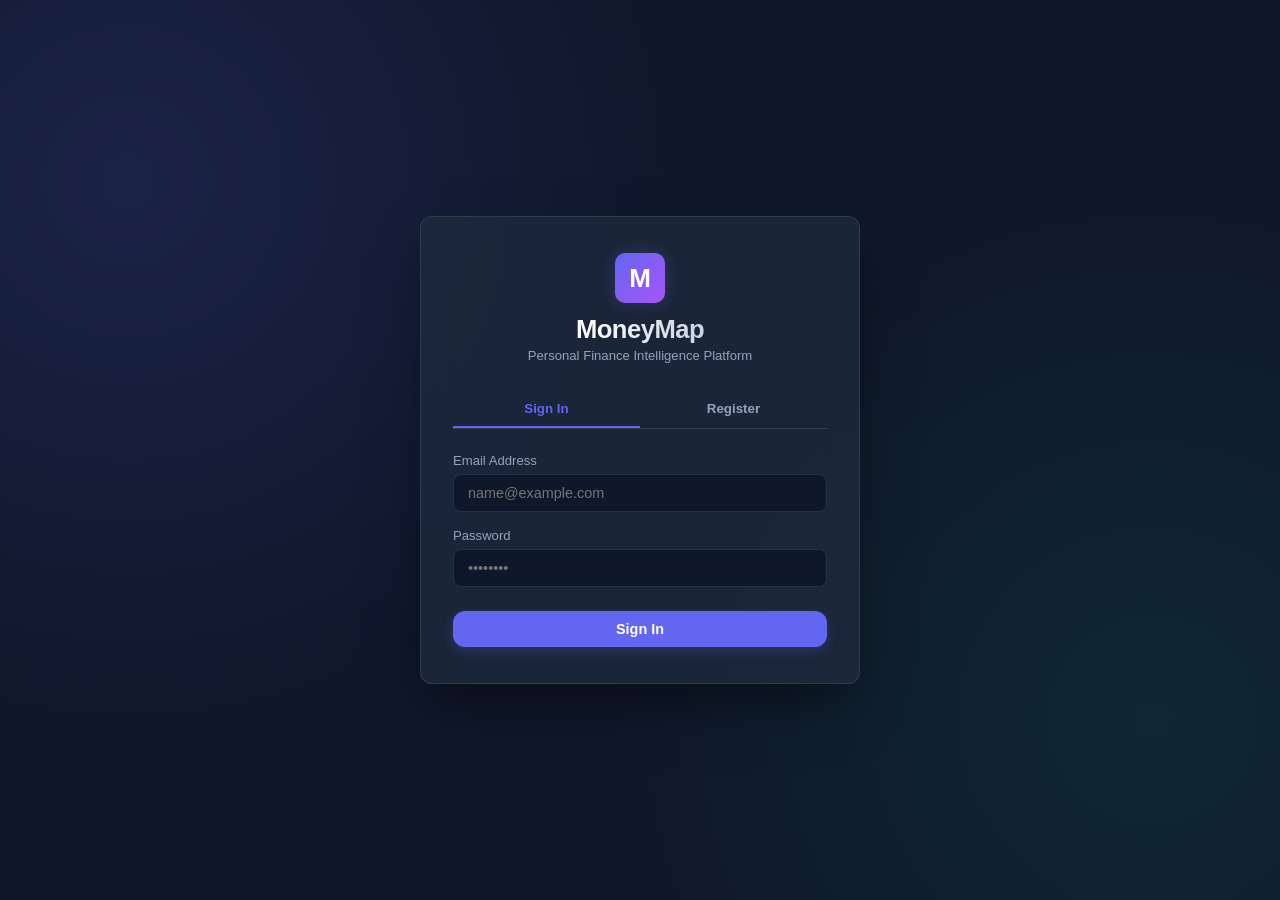
<file: src/main/webapp/index.html>
<!DOCTYPE html>
<html lang="en">
<head>
  <meta charset="UTF-8">
  <meta name="viewport" content="width=device-width, initial-scale=1.0">
  <title>MoneyMap — Login & Register</title>
  <link rel="stylesheet" href="css/styles.css">
  <style>
    body {
      display: flex;
      align-items: center;
      justify-content: center;
      padding: 20px;
    }
    .auth-container {
      width: 100%;
      max-width: 440px;
      background: var(--bg-card);
      border: 1px solid var(--border-color);
      border-radius: var(--radius);
      padding: 36px 32px;
      backdrop-filter: blur(16px);
      box-shadow: 0 25px 50px -12px rgba(0, 0, 0, 0.5);
    }
    .auth-brand {
      display: flex;
      flex-direction: column;
      align-items: center;
      margin-bottom: 28px;
    }
    .auth-tabs {
      display: flex;
      border-bottom: 1px solid var(--border-color);
      margin-bottom: 24px;
    }
    .auth-tab {
      flex: 1;
      padding: 10px;
      text-align: center;
      background: none;
      border: none;
      color: var(--text-muted);
      font-weight: 600;
      cursor: pointer;
      border-bottom: 2px solid transparent;
      transition: var(--transition);
    }
    .auth-tab.active {
      color: var(--primary);
      border-bottom-color: var(--primary);
    }
  </style>
</head>
<body>

<div class="auth-container">
  <div class="auth-brand">
    <div class="brand-icon" style="width: 50px; height: 50px; font-size: 26px; margin-bottom: 12px;">M</div>
    <h2 class="brand-title" style="font-size: 1.6rem;">MoneyMap</h2>
    <p style="font-size: 0.82rem; color: var(--text-muted); margin-top: 4px;">Personal Finance Intelligence Platform</p>
  </div>

  <div class="auth-tabs">
    <button class="auth-tab active" onclick="switchTab('login')">Sign In</button>
    <button class="auth-tab" onclick="switchTab('register')">Register</button>
  </div>

  <!-- Sign In Form -->
  <form id="loginForm" onsubmit="handleLogin(event)">
    <div class="form-group">
      <label>Email Address</label>
      <input type="email" id="loginEmail" class="form-control" required placeholder="name@example.com">
    </div>
    <div class="form-group">
      <label>Password</label>
      <input type="password" id="loginPassword" class="form-control" required placeholder="••••••••">
    </div>
    <div id="loginError" class="alert alert-danger" style="display: none; margin-bottom: 16px; font-size: 0.85rem; padding: 10px; border-radius: 6px; background: rgba(239, 68, 68, 0.15); border: 1px solid rgba(239, 68, 68, 0.3); color: #fca5a5;"></div>
    <button type="submit" class="btn btn-primary" style="width: 100%; margin-top: 8px;">Sign In</button>
  </form>

  <!-- Register Form -->
  <form id="registerForm" onsubmit="handleRegister(event)" style="display: none;">
    <div class="form-group">
      <label>Full Name</label>
      <input type="text" id="regName" class="form-control" required placeholder="Full Name">
    </div>
    <div class="form-group">
      <label>Email Address</label>
      <input type="email" id="regEmail" class="form-control" required placeholder="name@example.com">
    </div>
    <div class="form-group">
      <label>Phone Number</label>
      <input type="tel" id="regPhone" class="form-control" placeholder="+91 98765 43210">
    </div>
    <div class="form-group">
      <label>Password</label>
      <input type="password" id="regPassword" class="form-control" required placeholder="Create secure password">
    </div>
    <div id="registerError" class="alert alert-danger" style="display: none; margin-bottom: 16px; font-size: 0.85rem; padding: 10px; border-radius: 6px; background: rgba(239, 68, 68, 0.15); border: 1px solid rgba(239, 68, 68, 0.3); color: #fca5a5;"></div>
    <button type="submit" class="btn btn-primary" style="width: 100%; margin-top: 8px;">Create Account</button>
  </form>
</div>

<script src="js/api.js"></script>
<script>
  function switchTab(tab) {
    document.querySelectorAll('.auth-tab').forEach((t, i) => {
      t.classList.toggle('active', (tab === 'login' && i === 0) || (tab === 'register' && i === 1));
    });
    document.getElementById('loginForm').style.display = tab === 'login' ? 'block' : 'none';
    document.getElementById('registerForm').style.display = tab === 'register' ? 'block' : 'none';
    const err = document.getElementById('loginError');
    if (err) err.style.display = 'none';
    const regErr = document.getElementById('registerError');
    if (regErr) regErr.style.display = 'none';
  }

  async function handleLogin(e) {
    e.preventDefault();
    const errorDiv = document.getElementById('loginError');
    errorDiv.style.display = 'none';

    const email = document.getElementById('loginEmail').value.trim();
    const password = document.getElementById('loginPassword').value;

    const res = await API.login(email, password);
    if (res && res.success && res.data) {
      const user = res.data;
      API.setCurrentUser(user);
      if (user.role === 'ADMIN' || user.role === 'SUPER_ADMIN') {
        window.location.href = 'admin.html';
      } else {
        window.location.href = 'dashboard.html';
      }
    } else {
      errorDiv.textContent = (res && res.error) ? res.error : 'Invalid email or password';
      errorDiv.style.display = 'block';
    }
  }

  async function handleRegister(e) {
    e.preventDefault();
    const errorDiv = document.getElementById('registerError');
    errorDiv.style.display = 'none';

    const name = document.getElementById('regName').value.trim();
    const email = document.getElementById('regEmail').value.trim();
    const phone = document.getElementById('regPhone').value.trim();
    const password = document.getElementById('regPassword').value;

    const res = await API.register(name, email, phone, password);
    if (res && res.success && res.data) {
      const user = res.data;
      API.setCurrentUser(user);
      alert(`🎉 Registration Successful!\n\nWelcome to MoneyMap, ${user.name}!`);
      window.location.href = 'dashboard.html';
    } else {
      errorDiv.textContent = (res && res.error) ? res.error : 'Registration failed. Please check your details.';
      errorDiv.style.display = 'block';
    }
  }
</script>
</body>
</html>
</file>
<file: src/main/webapp/css/styles.css>
:root {
  --bg-primary: #0f172a;
  --bg-secondary: #1e293b;
  --bg-card: rgba(30, 41, 59, 0.85);
  --bg-card-hover: rgba(51, 65, 85, 0.7);
  --border-color: rgba(255, 255, 255, 0.1);
  --text-main: #f8fafc;
  --text-muted: #94a3b8;
  --text-dim: #64748b;
  --primary: #6366f1;
  --primary-hover: #4f46e5;
  --primary-glow: rgba(99, 102, 241, 0.25);
  --success: #10b981;
  --success-bg: rgba(16, 185, 129, 0.12);
  --danger: #f43f5e;
  --danger-bg: rgba(244, 63, 94, 0.12);
  --warning: #f59e0b;
  --warning-bg: rgba(245, 158, 11, 0.12);
  --info: #0ea5e9;
  --radius: 12px;
  --transition: all 0.2s ease-in-out;
}

* {
  box-sizing: border-box;
  margin: 0;
  padding: 0;
  font-family: -apple-system, BlinkMacSystemFont, "Segoe UI", Roboto, Oxygen, Ubuntu, Cantarell, "Open Sans", sans-serif;
}

body {
  background-color: var(--bg-primary);
  color: var(--text-main);
  min-height: 100vh;
  display: flex;
  background-image: 
    radial-gradient(circle at 10% 20%, rgba(99, 102, 241, 0.15) 0%, transparent 40%),
    radial-gradient(circle at 90% 80%, rgba(16, 185, 129, 0.1) 0%, transparent 40%);
  background-attachment: fixed;
}

/* ================================================= */
/* SIDEBAR NAVIGATION */
/* ================================================= */
.sidebar {
  width: 260px;
  background: var(--bg-secondary);
  border-right: 1px solid var(--border-color);
  display: flex;
  flex-direction: column;
  flex-shrink: 0;
  position: sticky;
  top: 0;
  height: 100vh;
  z-index: 100;
}

.brand {
  padding: 24px 20px;
  display: flex;
  align-items: center;
  gap: 12px;
  border-bottom: 1px solid var(--border-color);
}

.brand-icon {
  width: 38px;
  height: 38px;
  border-radius: 10px;
  background: linear-gradient(135deg, var(--primary), #a855f7);
  display: flex;
  align-items: center;
  justify-content: center;
  font-weight: 800;
  font-size: 20px;
  color: #fff;
  box-shadow: 0 0 15px var(--primary-glow);
}

.brand-title {
  font-size: 1.25rem;
  font-weight: 700;
  letter-spacing: -0.5px;
  background: linear-gradient(to right, #fff, #cbd5e1);
  -webkit-background-clip: text;
  -webkit-text-fill-color: transparent;
}

.nav-menu {
  list-style: none;
  padding: 20px 12px;
  flex: 1;
  display: flex;
  flex-direction: column;
  gap: 6px;
  overflow-y: auto;
}

.nav-item a {
  display: flex;
  align-items: center;
  gap: 12px;
  padding: 10px 14px;
  color: var(--text-muted);
  text-decoration: none;
  font-size: 0.92rem;
  font-weight: 500;
  border-radius: var(--radius);
  transition: var(--transition);
}

.nav-item a:hover {
  background: rgba(255, 255, 255, 0.06);
  color: var(--text-main);
}

.nav-item.active a {
  background: var(--primary);
  color: #fff;
  box-shadow: 0 4px 12px var(--primary-glow);
}

.nav-item .icon {
  font-size: 1.15rem;
  width: 22px;
  text-align: center;
}

.sidebar-footer {
  padding: 16px;
  border-top: 1px solid var(--border-color);
  display: flex;
  align-items: center;
  justify-content: space-between;
}

.user-badge {
  display: flex;
  align-items: center;
  gap: 10px;
}

.user-avatar {
  width: 34px;
  height: 34px;
  border-radius: 50%;
  background: #3b82f6;
  display: flex;
  align-items: center;
  justify-content: center;
  font-weight: 600;
  font-size: 0.85rem;
}

.user-info .user-name {
  font-size: 0.88rem;
  font-weight: 600;
}

.user-info .user-role {
  font-size: 0.72rem;
  color: var(--text-muted);
}

/* ================================================= */
/* MAIN CONTENT & TOPBAR */
/* ================================================= */
.main-wrapper {
  flex: 1;
  display: flex;
  flex-direction: column;
  overflow-x: hidden;
  height: 100vh;
}

.topbar {
  height: 70px;
  padding: 0 32px;
  display: flex;
  align-items: center;
  justify-content: space-between;
  border-bottom: 1px solid var(--border-color);
  background: rgba(15, 23, 42, 0.8);
  backdrop-filter: blur(12px);
  position: sticky;
  top: 0;
  z-index: 90;
}

.page-heading h1 {
  font-size: 1.45rem;
  font-weight: 700;
}

.page-heading p {
  font-size: 0.82rem;
  color: var(--text-muted);
}

.topbar-actions {
  display: flex;
  align-items: center;
  gap: 16px;
}

.notif-bell {
  position: relative;
  background: var(--bg-card);
  border: 1px solid var(--border-color);
  width: 40px;
  height: 40px;
  border-radius: 50%;
  display: flex;
  align-items: center;
  justify-content: center;
  cursor: pointer;
  transition: var(--transition);
}

.notif-bell:hover {
  background: var(--bg-card-hover);
}

.badge-count {
  position: absolute;
  top: -4px;
  right: -4px;
  background: var(--danger);
  color: #fff;
  font-size: 0.7rem;
  padding: 2px 6px;
  border-radius: 10px;
  font-weight: 700;
}

.content-container {
  padding: 32px;
  flex: 1;
  overflow-y: auto;
}

/* ================================================= */
/* BUTTONS & CONTROLS */
/* ================================================= */
.btn {
  display: inline-flex;
  align-items: center;
  justify-content: center;
  gap: 8px;
  padding: 10px 18px;
  font-size: 0.9rem;
  font-weight: 600;
  border-radius: var(--radius);
  border: none;
  cursor: pointer;
  transition: var(--transition);
  text-decoration: none;
}

.btn-primary {
  background: var(--primary);
  color: #fff;
  box-shadow: 0 4px 12px var(--primary-glow);
}

.btn-primary:hover {
  background: var(--primary-hover);
  transform: translateY(-1px);
}

.btn-secondary {
  background: rgba(255, 255, 255, 0.08);
  color: var(--text-main);
  border: 1px solid var(--border-color);
}

.btn-secondary:hover {
  background: rgba(255, 255, 255, 0.14);
}

.btn-success {
  background: var(--success);
  color: #fff;
}

.btn-danger {
  background: var(--danger);
  color: #fff;
}

.btn-sm {
  padding: 6px 12px;
  font-size: 0.8rem;
}

/* ================================================= */
/* CARDS & GRIDS */
/* ================================================= */
.grid-cards-4 {
  display: grid;
  grid-template-columns: repeat(auto-fit, minmax(240px, 1fr));
  gap: 20px;
  margin-bottom: 28px;
}

.stat-card {
  background: var(--bg-card);
  border: 1px solid var(--border-color);
  padding: 22px;
  border-radius: var(--radius);
  display: flex;
  align-items: center;
  gap: 18px;
  backdrop-filter: blur(10px);
  transition: var(--transition);
}

.stat-card:hover {
  transform: translateY(-2px);
  border-color: rgba(255, 255, 255, 0.2);
}

.stat-icon {
  width: 50px;
  height: 50px;
  border-radius: 12px;
  display: flex;
  align-items: center;
  justify-content: center;
  font-size: 1.5rem;
}

.stat-icon.green { background: var(--success-bg); color: var(--success); }
.stat-icon.rose { background: var(--danger-bg); color: var(--danger); }
.stat-icon.indigo { background: var(--primary-glow); color: var(--primary); }
.stat-icon.amber { background: var(--warning-bg); color: var(--warning); }

.stat-info .stat-label {
  font-size: 0.82rem;
  color: var(--text-muted);
  text-transform: uppercase;
  letter-spacing: 0.5px;
}

.stat-info .stat-value {
  font-size: 1.55rem;
  font-weight: 700;
  margin-top: 4px;
}

.card {
  background: var(--bg-card);
  border: 1px solid var(--border-color);
  border-radius: var(--radius);
  padding: 24px;
  backdrop-filter: blur(10px);
  margin-bottom: 24px;
}

.card-header {
  display: flex;
  align-items: center;
  justify-content: space-between;
  margin-bottom: 18px;
}

.card-title {
  font-size: 1.12rem;
  font-weight: 700;
}

/* ================================================= */
/* TABLES */
/* ================================================= */
.table-wrapper {
  overflow-x: auto;
}

table {
  width: 100%;
  border-collapse: collapse;
  text-align: left;
}

th {
  padding: 12px 14px;
  font-size: 0.78rem;
  text-transform: uppercase;
  color: var(--text-muted);
  border-bottom: 1px solid var(--border-color);
  font-weight: 600;
}

td {
  padding: 14px;
  font-size: 0.88rem;
  border-bottom: 1px solid rgba(255, 255, 255, 0.05);
}

tr:hover td {
  background: rgba(255, 255, 255, 0.02);
}

.badge {
  display: inline-block;
  padding: 4px 10px;
  border-radius: 20px;
  font-size: 0.75rem;
  font-weight: 600;
}

.badge-income { background: var(--success-bg); color: var(--success); }
.badge-expense { background: var(--danger-bg); color: var(--danger); }
.badge-neutral { background: rgba(255, 255, 255, 0.08); color: var(--text-muted); }
.badge-warning { background: var(--warning-bg); color: var(--warning); }

/* ================================================= */
/* PROGRESS BARS (BUDGETS & GOALS) */
/* ================================================= */
.progress-container {
  width: 100%;
  background: rgba(255, 255, 255, 0.08);
  height: 9px;
  border-radius: 10px;
  overflow: hidden;
  margin-top: 10px;
}

.progress-bar {
  height: 100%;
  border-radius: 10px;
  transition: width 0.4s ease;
}

.progress-bar.safe { background: var(--success); }
.progress-bar.warn { background: var(--warning); }
.progress-bar.danger { background: var(--danger); }

/* ================================================= */
/* MODALS */
/* ================================================= */
.modal-overlay {
  display: none;
  position: fixed;
  inset: 0;
  background: rgba(0, 0, 0, 0.7);
  backdrop-filter: blur(4px);
  z-index: 1000;
  align-items: center;
  justify-content: center;
}

.modal-overlay.active {
  display: flex;
}

.modal-box {
  background: var(--bg-secondary);
  border: 1px solid var(--border-color);
  border-radius: var(--radius);
  width: 100%;
  max-width: 500px;
  padding: 28px;
  box-shadow: 0 20px 40px rgba(0, 0, 0, 0.5);
}

.modal-header {
  display: flex;
  justify-content: space-between;
  align-items: center;
  margin-bottom: 20px;
}

.modal-close {
  background: none;
  border: none;
  color: var(--text-muted);
  font-size: 1.5rem;
  cursor: pointer;
}

.form-group {
  margin-bottom: 16px;
}

.form-group label {
  display: block;
  font-size: 0.82rem;
  color: var(--text-muted);
  margin-bottom: 6px;
  font-weight: 500;
}

.form-control {
  width: 100%;
  padding: 10px 14px;
  background: var(--bg-primary);
  border: 1px solid var(--border-color);
  border-radius: 8px;
  color: var(--text-main);
  font-size: 0.9rem;
  outline: none;
  transition: var(--transition);
}

.form-control:focus {
  border-color: var(--primary);
  box-shadow: 0 0 0 2px var(--primary-glow);
}

/* ================================================= */
/* DRAG AND DROP AREA (STATEMENT IMPORT) */
/* ================================================= */
.upload-dropzone {
  border: 2px dashed rgba(255, 255, 255, 0.2);
  border-radius: var(--radius);
  padding: 40px 20px;
  text-align: center;
  background: rgba(15, 23, 42, 0.4);
  cursor: pointer;
  transition: var(--transition);
}

.upload-dropzone:hover, .upload-dropzone.dragover {
  border-color: var(--primary);
  background: rgba(99, 102, 241, 0.05);
}

.dropzone-icon {
  font-size: 2.8rem;
  color: var(--primary);
  margin-bottom: 12px;
}
</file>
